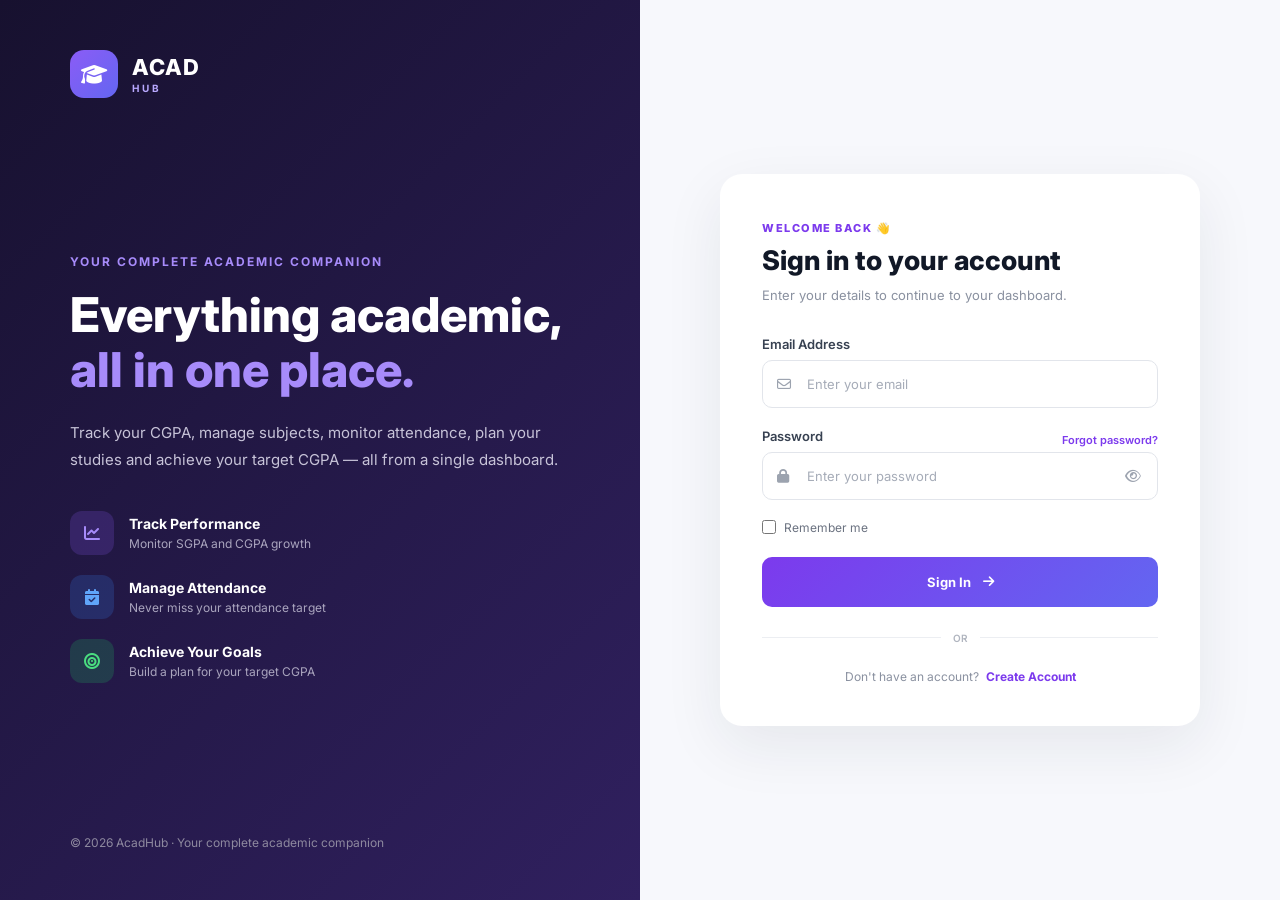
<file: FrontEnd(CGPA)/login.html>
<!DOCTYPE html>
<html lang="en">

<head>

    <meta charset="UTF-8">

    <meta name="viewport"
          content="width=device-width, initial-scale=1.0">

    <title>AcadHub — Sign In</title>

    <meta name="description"
          content="AcadHub — your complete academic companion. Track CGPA, attendance, subjects, study plans, and goals in one dashboard.">

    <link rel="icon"
          href="data:image/svg+xml,<svg xmlns='http://www.w3.org/2000/svg' viewBox='0 0 100 100'><text y='.9em' font-size='90'>🎓</text></svg>">

    <link rel="preconnect"
          href="https://fonts.googleapis.com">

    <link rel="preconnect"
          href="https://fonts.gstatic.com"
          crossorigin>

    <link href="https://fonts.googleapis.com/css2?family=Inter:wght@400;500;600;700;800&display=swap"
          rel="stylesheet">

    <link rel="stylesheet"
          href="https://cdnjs.cloudflare.com/ajax/libs/font-awesome/6.5.2/css/all.min.css">

    <link rel="stylesheet" href="login.css">

</head>


<body>

<div class="login-container">


    <!-- LEFT SIDE -->

    <div class="login-left">

        <div class="brand">

            <div class="brand-icon">
                <i class="fa-solid fa-graduation-cap"></i>
            </div>

            <div>
                <h2>ACAD</h2>
                <span>HUB</span>
            </div>

        </div>


        <div class="welcome-content">

            <span class="small-title">
                YOUR COMPLETE ACADEMIC COMPANION
            </span>

            <h1>
                Everything academic,
                <span>all in one place.</span>
            </h1>

            <p>
                Track your CGPA, manage subjects, monitor attendance,
                plan your studies and achieve your target CGPA —
                all from a single dashboard.
            </p>


            <div class="feature-list">

                <div class="feature">

                    <div class="feature-icon purple">
                        <i class="fa-solid fa-chart-line"></i>
                    </div>

                    <div>
                        <strong>Track Performance</strong>
                        <span>Monitor SGPA and CGPA growth</span>
                    </div>

                </div>


                <div class="feature">

                    <div class="feature-icon blue">
                        <i class="fa-solid fa-calendar-check"></i>
                    </div>

                    <div>
                        <strong>Manage Attendance</strong>
                        <span>Never miss your attendance target</span>
                    </div>

                </div>


                <div class="feature">

                    <div class="feature-icon green">
                        <i class="fa-solid fa-bullseye"></i>
                    </div>

                    <div>
                        <strong>Achieve Your Goals</strong>
                        <span>Build a plan for your target CGPA</span>
                    </div>

                </div>

            </div>

        </div>


        <div class="left-footer">
            © 2026 AcadHub · Your complete academic companion
        </div>

    </div>



    <!-- RIGHT SIDE -->

    <div class="login-right">

        <div class="login-card">


            <!-- LOGIN -->

            <div id="loginSection">

                <div class="mobile-brand">

                    <div class="brand-icon">
                        <i class="fa-solid fa-graduation-cap"></i>
                    </div>

                    <strong>AcadHub</strong>

                </div>


                <div class="form-heading">

                    <span>WELCOME BACK 👋</span>

                    <h2>Sign in to your account</h2>

                    <p>
                        Enter your details to continue to your dashboard.
                    </p>

                </div>


                <form id="loginForm">

                    <div class="input-group">

                        <label>Email Address</label>

                        <div class="input-box">

                            <i class="fa-regular fa-envelope"></i>

                            <input
                                type="email"
                                id="loginEmail"
                                placeholder="Enter your email"
                                required
                            >

                        </div>

                    </div>


                    <div class="input-group">

                        <div class="label-row">

                            <label>Password</label>

                            <a href="#">
                                Forgot password?
                            </a>

                        </div>


                        <div class="input-box">

                            <i class="fa-solid fa-lock"></i>

                            <input
                                type="password"
                                id="loginPassword"
                                placeholder="Enter your password"
                                required
                            >

                            <button
                                type="button"
                                class="password-toggle"
                                onclick="togglePassword('loginPassword', this)"
                            >

                                <i class="fa-regular fa-eye"></i>

                            </button>

                        </div>

                    </div>


                    <div class="remember-row">

                        <label class="checkbox-label">

                            <input type="checkbox">

                            <span>
                                Remember me
                            </span>

                        </label>

                    </div>


                    <button
                        type="submit"
                        class="login-btn"
                    >

                        <span>Sign In</span>

                        <i class="fa-solid fa-arrow-right"></i>

                    </button>

                </form>


                <div class="divider">
                    <span>OR</span>
                </div>


                <div class="signup-text">

                    Don't have an account?

                    <button type="button" onclick="showSignup()">
                        Create Account
                    </button>

                </div>

            </div>



            <!-- SIGNUP -->

            <div id="signupSection"
                 class="hidden">


                <div class="form-heading">

                    <span>GET STARTED 🚀</span>

                    <h2>Create your account</h2>

                    <p>
                        Set up your student account to start tracking
                        your academic progress.
                    </p>

                </div>


                <form id="signupForm">


                    <div class="input-group">

                        <label>Full Name</label>

                        <div class="input-box">

                            <i class="fa-regular fa-user"></i>

                            <input
                                type="text"
                                id="signupName"
                                placeholder="Enter your full name"
                                required
                            >

                        </div>

                    </div>


                    <div class="input-row">


                        <div class="input-group">

                            <label>Roll Number</label>

                            <div class="input-box">

                                <i class="fa-solid fa-id-card"></i>

                                <input
                                    type="text"
                                    id="signupRoll"
                                    placeholder="Roll number"
                                    required
                                >

                            </div>

                        </div>


                        <div class="input-group">

                            <label>Branch</label>

                            <div class="input-box">

                                <i class="fa-solid fa-code-branch"></i>

                                <input
                                    type="text"
                                    id="signupBranch"
                                    placeholder="CSE / AI&ML"
                                    required
                                >

                            </div>

                        </div>

                    </div>


                    <div class="input-group">

                        <label>Email Address</label>

                        <div class="input-box">

                            <i class="fa-regular fa-envelope"></i>

                            <input
                                type="email"
                                id="signupEmail"
                                placeholder="Enter your email"
                                required
                            >

                        </div>

                    </div>


                    <div class="input-group">

                        <label>Password</label>

                        <div class="input-box">

                            <i class="fa-solid fa-lock"></i>

                            <input
                                type="password"
                                id="signupPassword"
                                placeholder="Create a password"
                                required
                            >

                            <button
                                type="button"
                                class="password-toggle"
                                onclick="togglePassword('signupPassword', this)"
                            >

                                <i class="fa-regular fa-eye"></i>

                            </button>

                        </div>

                    </div>


                    <div class="input-group">

                        <label>Confirm Password</label>

                        <div class="input-box">

                            <i class="fa-solid fa-lock"></i>

                            <input
                                type="password"
                                id="confirmPassword"
                                placeholder="Confirm your password"
                                required
                            >

                        </div>

                    </div>


                    <label class="terms">

                        <input type="checkbox" required>

                        <span>
                            I agree to the
                            <a href="#">Terms &amp; Conditions</a>
                        </span>

                    </label>


                    <button
                        type="submit"
                        class="login-btn"
                    >

                        <span>Create Account</span>

                        <i class="fa-solid fa-arrow-right"></i>

                    </button>

                </form>


                <div class="signup-text">

                    Already have an account?

                    <button type="button" onclick="showLogin()">
                        Sign In
                    </button>

                </div>

            </div>

        </div>

    </div>

</div>



<script src="login.js"></script>

</body>
</html>
</file>
<file: FrontEnd(CGPA)/login.css>
/* =========================
   RESET
========================= */

* {
    margin: 0;
    padding: 0;
    box-sizing: border-box;
}

body {
    font-family: "Inter", sans-serif;
    background: #f5f7fb;
    color: #1f2937;
}


/* =========================
   MAIN CONTAINER
========================= */

.login-container {
    min-height: 100vh;
    display: flex;
}


/* =========================
   LEFT SIDE
========================= */

.login-left {
    width: 50%;
    min-height: 100vh;
    background: linear-gradient(135deg, #17112f, #30205f);
    color: white;
    padding: 50px 70px;
    display: flex;
    flex-direction: column;
    justify-content: space-between;
}

.brand {
    display: flex;
    align-items: center;
    gap: 14px;
}

.brand-icon {
    width: 48px;
    height: 48px;
    border-radius: 14px;
    background: linear-gradient(135deg, #8b5cf6, #6366f1);
    display: flex;
    align-items: center;
    justify-content: center;
    font-size: 21px;
    color: white;
}

.brand h2 {
    font-size: 22px;
    font-weight: 800;
    letter-spacing: 1px;
}

.brand span {
    display: block;
    font-size: 10px;
    font-weight: 700;
    letter-spacing: 3px;
    color: #b9a9ff;
    margin-top: 2px;
}


/* =========================
   WELCOME CONTENT
========================= */

.welcome-content {
    max-width: 570px;
}

.small-title {
    display: inline-block;
    color: #a78bfa;
    font-size: 12px;
    font-weight: 700;
    letter-spacing: 2px;
    margin-bottom: 18px;
}

.welcome-content h1 {
    font-size: 48px;
    line-height: 1.15;
    font-weight: 800;
    margin-bottom: 22px;
}

.welcome-content h1 span {
    display: block;
    color: #a78bfa;
}

.welcome-content p {
    color: #c7c3d8;
    font-size: 15px;
    line-height: 1.8;
    max-width: 520px;
}


/* =========================
   FEATURES
========================= */

.feature-list {
    margin-top: 38px;
    display: flex;
    flex-direction: column;
    gap: 20px;
}

.feature {
    display: flex;
    align-items: center;
    gap: 15px;
}

.feature-icon {
    width: 44px;
    height: 44px;
    border-radius: 12px;
    display: flex;
    align-items: center;
    justify-content: center;
    flex-shrink: 0;
}

.feature-icon.purple {
    background: rgba(139, 92, 246, 0.2);
    color: #a78bfa;
}

.feature-icon.blue {
    background: rgba(59, 130, 246, 0.2);
    color: #60a5fa;
}

.feature-icon.green {
    background: rgba(34, 197, 94, 0.2);
    color: #4ade80;
}

.feature strong {
    display: block;
    font-size: 14px;
    font-weight: 700;
    margin-bottom: 4px;
}

.feature span {
    display: block;
    color: #aaa5be;
    font-size: 12px;
}


/* =========================
   FOOTER
========================= */

.left-footer {
    color: #8e899f;
    font-size: 12px;
}


/* =========================
   RIGHT SIDE
========================= */

.login-right {
    width: 50%;
    min-height: 100vh;
    background: #f7f8fc;
    display: flex;
    align-items: center;
    justify-content: center;
    padding: 40px;
}

.login-card {
    width: 100%;
    max-width: 480px;
    background: white;
    border-radius: 22px;
    padding: 42px;
    box-shadow: 0 20px 60px rgba(31, 41, 55, 0.08);
}


/* =========================
   MOBILE BRAND
========================= */

.mobile-brand {
    display: none;
    align-items: center;
    gap: 10px;
    margin-bottom: 30px;
}

.mobile-brand .brand-icon {
    width: 40px;
    height: 40px;
    font-size: 17px;
}

.mobile-brand strong {
    font-size: 18px;
}


/* =========================
   FORM HEADING
========================= */

.form-heading {
    margin-bottom: 30px;
}

.form-heading > span {
    color: #7c3aed;
    font-size: 11px;
    font-weight: 800;
    letter-spacing: 1.5px;
}

.form-heading h2 {
    color: #111827;
    font-size: 27px;
    font-weight: 800;
    margin-top: 8px;
    margin-bottom: 8px;
}

.form-heading p {
    color: #8a91a0;
    font-size: 13px;
    line-height: 1.6;
}


/* =========================
   FORM
========================= */

.input-group {
    margin-bottom: 20px;
}

.input-group > label,
.label-row label {
    display: block;
    color: #374151;
    font-size: 13px;
    font-weight: 600;
    margin-bottom: 8px;
}

.label-row {
    display: flex;
    justify-content: space-between;
    align-items: center;
}

.label-row a {
    color: #7c3aed;
    text-decoration: none;
    font-size: 11px;
    font-weight: 600;
}

.label-row a:hover {
    text-decoration: underline;
}


/* =========================
   INPUT BOX
========================= */

.input-box {
    position: relative;
    width: 100%;
}

.input-box > i {
    position: absolute;
    left: 15px;
    top: 50%;
    transform: translateY(-50%);
    color: #9ca3af;
    font-size: 14px;
    pointer-events: none;
}

.input-box input {
    width: 100%;
    height: 48px;
    border: 1px solid #e2e5eb;
    border-radius: 10px;
    outline: none;
    padding: 0 44px;
    background: #fff;
    color: #1f2937;
    font-family: inherit;
    font-size: 13px;
    transition: 0.2s ease;
}

.input-box input::placeholder {
    color: #a6acb8;
}

.input-box input:focus {
    border-color: #8b5cf6;
    box-shadow: 0 0 0 3px rgba(139, 92, 246, 0.1);
}


/* =========================
   PASSWORD TOGGLE
========================= */

.password-toggle {
    position: absolute;
    right: 12px;
    top: 50%;
    transform: translateY(-50%);
    border: none;
    background: transparent;
    color: #9ca3af;
    cursor: pointer;
    font-size: 14px;
    padding: 5px;
}

.password-toggle:hover {
    color: #7c3aed;
}


/* =========================
   INPUT ROW
========================= */

.input-row {
    display: grid;
    grid-template-columns: 1fr 1fr;
    gap: 14px;
}


/* =========================
   REMEMBER ROW
========================= */

.remember-row {
    margin: 5px 0 22px;
}

.checkbox-label {
    display: flex;
    align-items: center;
    gap: 8px;
    cursor: pointer;
}

.checkbox-label input {
    width: 14px;
    height: 14px;
    accent-color: #7c3aed;
}

.checkbox-label span {
    color: #6b7280;
    font-size: 12px;
}


/* =========================
   BUTTON
========================= */

.login-btn {
    width: 100%;
    height: 50px;
    border: none;
    border-radius: 10px;
    background: linear-gradient(135deg, #7c3aed, #6366f1);
    color: white;
    display: flex;
    align-items: center;
    justify-content: center;
    gap: 12px;
    font-family: inherit;
    font-size: 13px;
    font-weight: 700;
    cursor: pointer;
    transition: 0.2s ease;
}

.login-btn:hover {
    transform: translateY(-1px);
    box-shadow: 0 8px 20px rgba(124, 58, 237, 0.25);
}

.login-btn:active {
    transform: translateY(0);
}


/* =========================
   DIVIDER
========================= */

.divider {
    display: flex;
    align-items: center;
    gap: 12px;
    margin: 25px 0;
    color: #b0b5bf;
    font-size: 10px;
    font-weight: 600;
}

.divider::before,
.divider::after {
    content: "";
    flex: 1;
    height: 1px;
    background: #eceef2;
}


/* =========================
   SIGNUP TEXT
========================= */

.signup-text {
    text-align: center;
    color: #8a91a0;
    font-size: 12px;
}

.signup-text button {
    border: none;
    background: transparent;
    color: #7c3aed;
    font-family: inherit;
    font-size: 12px;
    font-weight: 700;
    cursor: pointer;
    margin-left: 4px;
}

.signup-text button:hover {
    text-decoration: underline;
}


/* =========================
   TERMS
========================= */

.terms {
    display: flex;
    align-items: flex-start;
    gap: 8px;
    color: #6b7280;
    font-size: 11px;
    line-height: 1.5;
    margin: 5px 0 20px;
    cursor: pointer;
}

.terms input {
    width: 14px;
    height: 14px;
    margin-top: 1px;
    accent-color: #7c3aed;
    flex-shrink: 0;
}

.terms a {
    color: #7c3aed;
    text-decoration: none;
}

.terms a:hover {
    text-decoration: underline;
}


/* =========================
   HIDDEN
========================= */

.hidden {
    display: none !important;
}


/* =========================
   RESPONSIVE - TABLET
========================= */

@media (max-width: 1000px) {

    .login-left {
        padding: 40px;
    }

    .welcome-content h1 {
        font-size: 38px;
    }

    .login-card {
        padding: 32px;
    }
}


/* =========================
   RESPONSIVE - MOBILE
========================= */

@media (max-width: 768px) {

    .login-container {
        display: block;
    }

    .login-left {
        display: none;
    }

    .login-right {
        width: 100%;
        min-height: 100vh;
        padding: 20px;
    }

    .login-card {
        max-width: 500px;
        padding: 30px 24px;
        border-radius: 18px;
        box-shadow: none;
    }

    .mobile-brand {
        display: flex;
    }

    .form-heading h2 {
        font-size: 24px;
    }

    .input-row {
        grid-template-columns: 1fr;
        gap: 0;
    }
}


/* =========================
   SMALL MOBILE
========================= */

@media (max-width: 450px) {

    .login-right {
        padding: 10px;
    }

    .login-card {
        padding: 25px 18px;
    }

    .form-heading h2 {
        font-size: 22px;
    }

    .form-heading p {
        font-size: 12px;
    }

    .input-box input {
        height: 46px;
    }

    .login-btn {
        height: 48px;
    }
}
</file>
